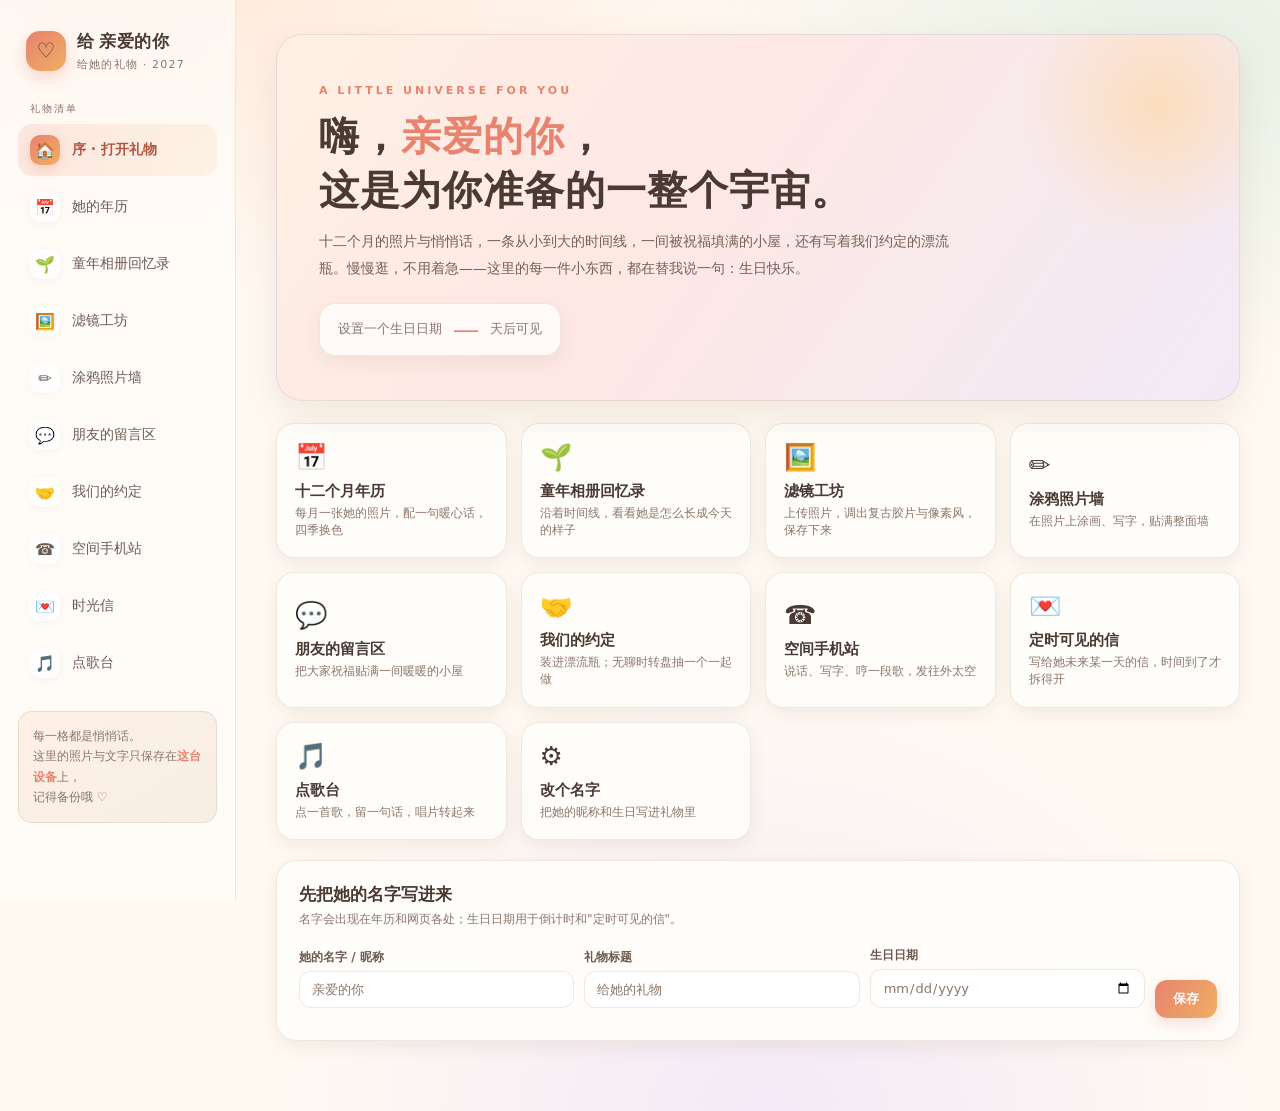
<file: index.html>
<!DOCTYPE html>
<html lang="zh-CN">
<head>
<meta charset="UTF-8">
<meta name="viewport" content="width=device-width, initial-scale=1.0">
<title>给她的礼物</title>
<link rel="icon" type="image/svg+xml" href="assets/favicon.svg">
<meta name="description" content="给她的礼物：一个装着照片、回忆、祝福和约定的小宇宙。">
<link rel="stylesheet" href="assets/style.css">
</head>
<body>
<div class="stardust" id="stardust"></div>
<div class="app">
  <aside class="sidebar">
    <div class="brand"><div class="logo">♡</div><div><b>给 <span data-bind="name">亲爱的你</span></b><small>给她的礼物 · 2027</small></div></div>
    <div class="nav-label">礼物清单</div>
    <nav class="nav">
      <button class="active" data-go="home"><span class="ico">🏠</span>序 · 打开礼物</button>
      <button data-go="calendar"><span class="ico">📅</span>她的年历</button>
      <button data-go="childhood"><span class="ico">🌱</span>童年相册回忆录</button>
      <button data-go="filter"><span class="ico">🖼️</span>滤镜工坊</button>
      <button data-go="doodle"><span class="ico">✏️</span>涂鸦照片墙</button>
      <button data-go="blessings"><span class="ico">💬</span>朋友的留言区</button>
      <button data-go="promise"><span class="ico">🤝</span>我们的约定</button>
      <button data-go="booth"><span class="ico">☎️</span>空间手机站</button>
      <button data-go="letters"><span class="ico">💌</span>时光信</button>
      <button data-go="music"><span class="ico">🎵</span>点歌台</button>
    </nav>
    <div class="side-foot">每一格都是悄悄话。<br>这里的照片与文字只保存在<b>这台设备</b>上，<br>记得备份哦 ♡</div>
  </aside>

  <main class="main">

    <!-- ============ 首页 ============ -->
    <section class="section active" id="sec-home">
      <div class="hero">
        <span class="tag">A LITTLE UNIVERSE FOR YOU</span>
        <h1>嗨，<em data-bind="name">亲爱的你</em>，<br>这是为你准备的一整个宇宙。</h1>
        <p>十二个月的照片与悄悄话，一条从小到大的时间线，一间被祝福填满的小屋，还有写着我们约定的漂流瓶。慢慢逛，不用着急——这里的每一件小东西，都在替我说一句：生日快乐。</p>
        <div class="countdown" id="countdown-box">设置一个生日日期<br><b>—</b> 天后可见</div>
      </div>

      <div class="quick-grid">
        <button class="quick" data-go="calendar"><span class="qi">📅</span><b>十二个月年历</b><small>每月一张她的照片，配一句暖心话，四季换色</small></button>
        <button class="quick" data-go="childhood"><span class="qi">🌱</span><b>童年相册回忆录</b><small>沿着时间线，看看她是怎么长成今天的样子</small></button>
        <button class="quick" data-go="filter"><span class="qi">🖼️</span><b>滤镜工坊</b><small>上传照片，调出复古胶片与像素风，保存下来</small></button>
        <button class="quick" data-go="doodle"><span class="qi">✏️</span><b>涂鸦照片墙</b><small>在照片上涂画、写字，贴满整面墙</small></button>
        <button class="quick" data-go="blessings"><span class="qi">💬</span><b>朋友的留言区</b><small>把大家祝福贴满一间暖暖的小屋</small></button>
        <button class="quick" data-go="promise"><span class="qi">🤝</span><b>我们的约定</b><small>装进漂流瓶；无聊时转盘抽一个一起做</small></button>
        <button class="quick" data-go="booth"><span class="qi">☎️</span><b>空间手机站</b><small>说话、写字、哼一段歌，发往外太空</small></button>
        <button class="quick" data-go="letters"><span class="qi">💌</span><b>定时可见的信</b><small>写给她未来某一天的信，时间到了才拆得开</small></button>
        <button class="quick" data-go="music"><span class="qi">🎵</span><b>点歌台</b><small>点一首歌，留一句话，唱片转起来</small></button>
        <button class="quick" data-go="home"><span class="qi">⚙️</span><b>改个名字</b><small>把她的昵称和生日写进礼物里</small></button>
      </div>

      <div class="card" style="margin-top:20px">
        <h3>先把她的名字写进来</h3>
        <p class="sub">名字会出现在年历和网页各处；生日日期用于倒计时和"定时可见的信"。</p>
        <div class="setting-line">
          <div><label class="field"><span>她的名字 / 昵称</span><input type="text" id="cfg-name" placeholder="例如：小满"></label></div>
          <div><label class="field"><span>礼物标题</span><input type="text" id="cfg-title" placeholder="给她的礼物"></label></div>
          <div><label class="field"><span>生日日期</span><input type="date" id="cfg-birthday"></label></div>
          <button class="btn" id="cfg-save">保存</button>
        </div>
      </div>
    </section>

    <!-- ============ 年历 ============ -->
    <section class="section" id="sec-calendar">
      <div class="sec-head"><div class="eyebrow">01 · CALENDAR</div><h2>十二个月，十二张她的照片</h2><p>每个月一张：照片、当季的暖心话、会随季节换色的卡片。点击照片就能替换成她的照片，还能修改说的话。</p></div>
      <div class="card cal-entry">
        <div>
          <h3>一本可以打印的年历</h3>
          <p class="sub">在年历页面里，逐月上传照片、编辑语录、切换年份（默认 2027）。点"打印 / 存为 PDF"，每个月会单独占一页，印出来就是一本实体年历。</p>
          <div class="row"><a class="btn" href="calendar.html" target="_blank">打开年历 →</a><span class="hint">新标签页打开，方便对照着上传</span></div>
        </div>
        <div class="cal-preview" id="calPreview"></div>
      </div>
    </section>

    <!-- ============ 童年相册回忆录 ============ -->
    <section class="section" id="sec-childhood">
      <div class="sec-head"><div class="eyebrow">02 · GROWING UP</div><h2>童年相册回忆录</h2><p>从几岁那年到现在，一张照片配一段小故事。让她沿着时间线，重新看一遍自己长大的样子。</p></div>
      <div class="row" style="margin-bottom:14px">
        <button class="btn" id="memPlay">▶ 播放成长动画</button>
        <span class="hint">把回忆变成一段会自动翻页的小电影，开场和结尾也一起放给她看。</span>
      </div>
      <div class="grid2">
        <div class="card">
          <h3>添加一段回忆</h3><p class="sub">按时间从前往后添加，故事会按顺序排好。</p>
          <label class="field"><span>几岁 / 哪一年</span><input type="text" id="memAge" placeholder="例如：7 岁 · 2013 年"></label>
          <label class="field"><span>这一页的标题</span><input type="text" id="memTitle" placeholder="例如：第一次骑自行车"></label>
          <label class="field"><span>当时的故事</span><textarea id="memText" rows="4" placeholder="那天发生了什么？记得什么味道、什么声音？"></textarea></label>
          <label class="field"><span>照片（选填）</span><input type="file" id="memFile" accept="image/*"></label>
          <div class="row"><button class="btn" id="memAdd">收进回忆录 🌱</button><button class="btn ghost sm" id="memReset">重新添加</button></div>
        </div>
        <div class="card">
          <h3>成长时间线</h3><p class="sub" id="memCount">还没有回忆，先写一段吧。</p>
          <div class="timeline" id="memTimeline"></div>
        </div>
      </div>
    </section>

    <!-- ============ 滤镜工坊 ============ -->
    <section class="section" id="sec-filter">
      <div class="sec-head"><div class="eyebrow">03 · FILTER LAB</div><h2>滤镜工坊</h2><p>单张照片调滤镜和像素风；或者把好几张照片拼成一张拼贴图。做完可以下载，也可以送进涂鸦墙继续加字。</p></div>
      <div class="mode-tabs" id="filterTabs" style="max-width:340px;margin-bottom:14px">
        <button class="active" data-ftab="single">🖼️ 单张滤镜</button>
        <button data-ftab="collage">🧩 多图拼贴</button>
        <button data-ftab="deco">🎀 贴纸装扮</button>
      </div>
      <div id="singlePanel">
      <div class="filter-layout">
        <div class="card">
          <div class="drop" id="filterDrop">
            <canvas id="filterCanvas" style="display:none"></canvas>
            <div class="ph" id="filterPh"><b>📷</b>点这里上传照片<br>或把照片拖进来</div>
          </div>
          <input type="file" id="filterFile" accept="image/*" hidden>
          <div class="row" style="margin-top:14px">
            <button class="btn sm" id="filterDownload">下载这张</button>
            <button class="btn ghost sm" id="filterToWall">送去涂鸦墙</button>
            <button class="btn ghost sm" id="filterClear">换一张</button>
            <span class="spacer"></span><span class="hint" id="filterInfo"></span>
          </div>
        </div>
        <div class="card">
          <h3>挑一种味道</h3><p class="sub">滤镜强度与像素颗粒都可以滑动调节。</p>
          <div class="presets" id="presets"></div>
          <div class="slider"><label><span>滤镜强度</span><span id="intensityVal">100%</span></label><input type="range" id="filterIntensity" min="0" max="100" value="100"></div>
          <div class="slider"><label><span>复古像素颗粒</span><span id="pixelVal">关闭</span></label><input type="range" id="pixelSize" min="0" max="24" value="0"></div>
          <div class="hint">像素越大，颗粒感越重。调到 0 就是清晰原图。</div>
        </div>
      </div>
      </div>

      <div id="collagePanel" style="display:none">
        <div class="filter-layout">
          <div class="card">
            <div class="drop" id="collageDrop" style="min-height:210px">
              <div class="ph" id="collagePh"><b>🧩</b>点这里选多张照片<br>或把照片拖进来</div>
            </div>
            <canvas id="collageCanvas" width="1000" height="1000" style="display:none;width:100%;border-radius:12px;margin-top:12px"></canvas>
            <input type="file" id="collageFile" accept="image/*" multiple hidden>
            <div class="row" style="margin-top:14px">
              <button class="btn sm" id="collageDownload">下载拼图</button>
              <button class="btn ghost sm" id="collageToWall">送去涂鸦墙</button>
              <button class="btn ghost sm" id="collageClear">清空</button>
              <span class="spacer"></span><span class="hint" id="collageInfo"></span>
            </div>
          </div>
          <div class="card">
            <h3>拼贴设置</h3><p class="sub" id="collageCount">还没有照片，先选几张吧。</p>
            <label class="field"><span>排版</span><select id="collageLayout">
              <option value="grid">2 × 2 方格</option><option value="side">一大两小</option>
              <option value="top">两上一下</option><option value="strip">三格竖排</option>
              <option value="hero">一上三下</option><option value="four">四格横排</option>
            </select></label>
            <label class="field"><span>统一滤镜</span><select id="collageFilter">
              <option value="warm">暖阳</option><option value="film">胶片</option><option value="retro">复古</option>
              <option value="cream">奶油</option><option value="rose">粉调</option><option value="dusk">暮色</option>
              <option value="mono">黑白</option><option value="origin">原图</option>
            </select></label>
            <div class="slider"><label><span>滤镜强度</span><span id="collageIntVal">80%</span></label><input type="range" id="collageInt" min="0" max="100" value="80"></div>
            <div class="slider"><label><span>照片间距</span><span id="collageGapVal">14 px</span></label><input type="range" id="collageGap" min="0" max="40" value="14"></div>
            <label class="field"><span>底色</span><select id="collageBg">
              <option value="#FFF9F2">奶油白</option><option value="#FFFFFF">纯白</option>
              <option value="#FBE7DE">浅珊瑚</option><option value="#E9EFF0">雾蓝</option><option value="#3C3A4F">深夜蓝</option>
            </select></label>
            <label class="field"><span>底部标题（选填）</span><input type="text" id="collageTitle" placeholder="例如：我们的夏天"></label>
            <div class="hint">照片会自动裁剪填满每一格；不够的格子会循环使用已选照片。</div>
          </div>
        </div>
      </div>

      <div id="decoPanel" style="display:none">
        <div class="filter-layout">
          <div class="card">
            <div class="drop" id="decoDrop" style="min-height:180px">
              <div class="ph" id="decoPh"><b>🎀</b>上传一张照片，开始贴贴纸<br>或把照片拖进来</div>
            </div>
            <input type="file" id="decoFile" accept="image/*" hidden>
            <canvas id="decoCanvas" width="900" height="900" style="display:none;width:100%;border-radius:12px;margin-top:12px;touch-action:none"></canvas>
            <div class="row" style="margin-top:14px">
              <button class="btn sm" id="decoDownload">下载作品</button>
              <button class="btn ghost sm" id="decoToWall">送去涂鸦墙</button>
              <button class="btn ghost sm" id="decoClearStickers">清空贴纸</button>
              <button class="btn ghost sm" id="decoReset">换照片</button>
            </div>
            <div class="hint" style="margin-top:8px">点下面的贴纸放上去，直接在照片里拖动；选中后可以调大小、旋转和颜色。</div>
          </div>
          <div class="card">
            <h3>挑贴纸</h3><p class="sub" id="decoTip">像玩穿搭小游戏一样，给她贴点可爱的东西。</p>
            <div class="mode-tabs" id="decoCats" style="margin-bottom:10px">
              <button class="active" data-cat="emoji">Emoji</button>
              <button data-cat="shape">圈圈</button>
              <button data-cat="retro">复古</button>
              <button data-cat="dress">装扮</button>
              <button data-cat="text">文字</button>
            </div>
            <div class="sticker-grid" id="stickerGrid"></div>
            <div class="deco-controls">
              <label class="field"><span>选中贴纸 · 大小 <b id="decoSizeVal">120</b></span><input type="range" id="decoSize" min="30" max="300" value="120"></label>
              <label class="field"><span>旋转 <b id="decoRotVal">0</b>°</span><input type="range" id="decoRot" min="-180" max="180" value="0"></label>
              <label class="field"><span>颜色（圈圈 / 文字）</span><input type="color" id="decoColor" value="#E8836F"></label>
              <div class="row"><button class="btn ghost sm" id="decoDup">复制</button><button class="btn ghost sm" id="decoDel">删除选中</button><button class="btn ghost sm" id="decoFront">置顶</button></div>
            </div>
            <div class="deco-bg">
              <label><input type="checkbox" id="decoFilm"> 胶片边框</label>
              <label><input type="checkbox" id="decoGrid"> 网格线</label>
              <label><input type="checkbox" id="decoDate"> 日期戳</label>
              <label><input type="checkbox" id="decoTape"> 胶带角</label>
            </div>
            <label class="field"><span>照片滤镜</span><select id="decoFilter">
              <option value="warm">暖阳</option><option value="film">胶片</option><option value="retro">复古</option>
              <option value="cream">奶油</option><option value="rose">粉调</option><option value="dusk">暮色</option>
              <option value="mono">黑白</option><option value="origin">原图</option>
            </select></label>
            <div class="slider"><label><span>滤镜强度</span><span id="decoIntVal">70%</span></label><input type="range" id="decoInt" min="0" max="100" value="70"></div>
          </div>
        </div>
      </div>
    </section>

    <!-- ============ 涂鸦照片墙 ============ -->
    <section class="section" id="sec-doodle">
      <div class="sec-head"><div class="eyebrow">04 · DOODLE WALL</div><h2>涂鸦照片墙</h2><p>上传照片，在上面画画、加文字：箭头、爱心、歪歪扭扭的一句话。文字可以直接拖动位置，画完贴到墙上。</p></div>
      <div class="row" style="margin-bottom:14px">
        <label class="btn" for="wallFile">＋ 上传照片来涂鸦</label><input type="file" id="wallFile" accept="image/*" hidden>
        <span class="hint">点击墙上的照片可以放大查看</span>
      </div>
      <div class="wall"><div class="wall-grid" id="wallGrid"></div></div>
    </section>

    <!-- ============ 朋友的留言区 ============ -->
    <section class="section" id="sec-blessings">
      <div class="sec-head"><div class="eyebrow">05 · BLESSING ROOM</div><h2>朋友的留言区</h2><p>一句话也行，一小段话也行。把大家的祝福贴满这间小屋，让她一进来就被暖到。</p></div>
      <div class="bless-layout">
        <div class="card">
          <h3>留一句祝福</h3><p class="sub">挑一种颜色，把想说的话贴在墙上。</p>
          <label class="field"><span>你是谁</span><input type="text" id="blesFrom" placeholder="例如：你的同桌 / 老张"></label>
          <label class="field"><span>想说的话</span><textarea id="blesText" rows="6" placeholder="祝你生日快乐，愿你…"></textarea></label>
          <label class="field"><span>便签颜色</span><select id="blesMood">
            <option value="coral">暖暖的珊瑚</option><option value="amber">阳光的橘黄</option>
            <option value="sage">清新的草绿</option><option value="blue">安静的蓝</option><option value="lav">梦幻的紫</option>
          </select></label>
          <button class="btn" id="blesAdd">贴到小屋 💬</button>
        </div>
        <div class="card">
          <h3>祝福小屋 <span id="blesCount" style="font-size:12px;color:var(--muted);font-family:var(--sans)"></span></h3>
          <p class="sub">每一张便签都是一个人认真写下的话。</p>
          <div class="bless-wall" id="blesWall"></div>
        </div>
      </div>
    </section>

    <!-- ============ 我们的约定 ============ -->
    <section class="section" id="sec-promise">
      <div class="sec-head"><div class="eyebrow">06 · OUR PROMISES</div><h2>我们的约定</h2><p>想一起去完成的事，装进漂流瓶。无聊的时候，转个转盘或抽支签，让命运挑一件今天就去做的挑战。</p></div>
      <div class="promise-top">
        <div class="card wheel-card">
          <h3>今天做点什么？</h3><p class="sub" id="wheelHint">先装几个漂流瓶，再来转转盘。</p>
          <div class="wheel-wrap">
            <div class="wheel-pointer"></div>
            <div class="wheel" id="wheel"></div>
            <div class="wheel-center" id="wheelCenter">GO</div>
          </div>
          <div class="row" style="justify-content:center;margin-top:14px">
            <button class="btn" id="spinBtn">转动转盘 🎡</button>
            <button class="btn ghost" id="drawBtn">抽一支签 🎋</button>
          </div>
          <div class="draw-result" id="drawResult">转一下，看看今天该做什么 ✨</div>
        </div>
        <div class="card">
          <h3>写一个新的约定</h3><p class="sub">写得具体一点，将来才更容易实现。</p>
          <label class="field"><span>想一起做的事</span><input type="text" id="promTitle" placeholder="例如：一起去看海"></label>
          <label class="field"><span>小备注（选填）</span><textarea id="promNote" rows="4" placeholder="什么时候、在哪里、要带什么…"></textarea></label>
          <button class="btn" id="promAdd">装进漂流瓶 🍾</button>
        </div>
      </div>
      <div class="card" style="margin-top:18px">
        <h3>漂流瓶 · 我们的 to do</h3><p class="sub">做到了就点"完成"，瓶子会被盖上一个印章。</p>
        <div class="bottle-grid" id="bottleGrid"></div>
      </div>
    </section>

    <!-- ============ 手机站 ============ -->
    <section class="section" id="sec-booth">
      <div class="sec-head"><div class="eyebrow">07 · SPACE PHONE</div><h2>空间手机站</h2><p>说话、写字，或者哼一段歌——它们都会变成从外太空发来的消息，留在这里。</p></div>
      <div class="booth">
        <div class="phone">
          <div class="notch"></div>
          <div class="screen">
            <h4>✦ DEEP SPACE LINE</h4>
            <div class="orb" id="boothOrb"></div>
            <div class="tiny" id="boothStatus">信号已连接<br>等待你的消息…</div>
          </div>
        </div>
        <div class="card">
          <h3>今天想用哪种方式？</h3><p class="sub">录音会保存在这台设备的浏览器里，点一下就能播放。</p>
          <div class="mode-tabs">
            <button class="active" data-mode="speak">🎙 说话</button>
            <button data-mode="hum">🎵 哼歌</button>
            <button data-mode="write">✍️ 写字</button>
          </div>
          <div id="modePanel"></div>
          <div class="hint" style="margin-top:14px">收到的消息 ↓</div>
          <div class="msg-list" id="msgList"></div>
        </div>
      </div>
    </section>

    <!-- ============ 时光信 ============ -->
    <section class="section" id="sec-letters">
      <div class="sec-head"><div class="eyebrow">08 · TIME LETTERS</div><h2>只有那天才看得见的信</h2><p>写一封信，选一个时间。在那之前，它只是一只封好的信封；时间一到，才会自动拆开。</p></div>
      <div class="grid2">
        <div class="card">
          <h3>写一封未来的信</h3><p class="sub">小提示：时间以这台设备的系统时钟为准。</p>
          <label class="field"><span>信封标题</span><input type="text" id="letterTitle" placeholder="例如：二十岁那天的你"></label>
          <label class="field"><span>想说的话</span><textarea id="letterBody" rows="6" placeholder="亲爱的你…"></textarea></label>
          <label class="field"><span>什么时候才能看见</span><input type="datetime-local" id="letterTime"></label>
          <button class="btn" id="letterAdd">封好这封信 💌</button>
        </div>
        <div class="card"><h3>信箱</h3><p class="sub">等待开封的信会显示倒计时。</p><div id="letterList" style="display:flex;flex-direction:column;gap:12px"></div></div>
      </div>
    </section>

    <!-- ============ 点歌台 ============ -->
    <section class="section" id="sec-music">
      <div class="sec-head"><div class="eyebrow">09 · MUSIC BOX</div><h2>点歌台</h2><p>选一首歌，写一句想说的话。点播放，就用一段小旋律替你把歌唱出来。</p></div>
      <div class="grid2">
        <div class="card">
          <h3>点一首歌</h3><p class="sub">内置几段可直接播放的小旋律；也可以填任意歌名，配上一段专属旋律。</p>
          <label class="field"><span>选一首内置旋律</span><select id="songSelect"></select></label>
          <label class="field"><span>或者自己写歌名（选填，会覆盖上面的名字）</span><input type="text" id="songName" placeholder="例如：我们那天的歌"></label>
          <label class="field"><span>点歌的话</span><input type="text" id="dedicate" placeholder="例如：希望你今天开心一整天"></label>
          <button class="btn" id="requestBtn">加入歌单 ♪</button>
        </div>
        <div class="card">
          <h3>今日歌单</h3><p class="sub" id="nowPlaying">还没有播放中的歌</p>
          <div class="song-list" id="playlist"></div>
        </div>
      </div>
    </section>

  </main>
</div>

<!-- 涂鸦编辑器 -->
<div class="editor" id="editor">
  <div class="editor-inner">
    <h3 style="font-family:var(--serif);margin:0 0 4px">在上面乱画吧 ✏️</h3>
    <p class="sub" style="font-size:12px;color:var(--muted);margin:0">用鼠标或手指画；也可以加文字，加好后直接拖动改位置。</p>
    <div class="tools" id="swatches">
      <span class="swatch active" data-color="#E8836F" style="background:#E8836F"></span>
      <span class="swatch" data-color="#EFAE63" style="background:#EFAE63"></span>
      <span class="swatch" data-color="#8FB89A" style="background:#8FB89A"></span>
      <span class="swatch" data-color="#7E96BC" style="background:#7E96BC"></span>
      <span class="swatch" data-color="#BBA8D6" style="background:#BBA8D6"></span>
      <span class="swatch" data-color="#4A3A33" style="background:#4A3A33"></span>
      <span class="swatch" data-color="#FFFFFF" style="background:#fff"></span>
      <span style="width:14px"></span>
      <span class="hint">笔刷</span><input type="range" id="brushSize" min="2" max="40" value="10" style="width:100px">
      <span class="spacer"></span>
      <button class="btn ghost sm" id="undoBtn">↶ 撤销</button>
      <button class="btn ghost sm" id="clearDoodle">清空</button>
      <button class="btn ghost sm" id="closeEditor">取消</button>
      <button class="btn sm" id="saveDoodle">贴到墙上</button>
    </div>
    <div class="tools text-tools">
      <span class="hint">加文字</span>
      <input type="text" id="textInput" placeholder="例如：我们那一天" style="max-width:210px">
      <span class="hint">字号</span><input type="range" id="textSize" min="22" max="90" value="46" style="width:90px">
      <button class="btn ghost sm" id="addText">＋ 加上文字</button>
      <button class="btn ghost sm" id="delText">删除选中文字</button>
      <span class="hint">文字用上面选的颜色；点一下文字可以选中，拖动可以换位置</span>
    </div>
    <canvas id="doodleCanvas" width="900" height="700"></canvas>
    <label class="field" style="margin-top:12px"><span>照片下方写点什么（选填）</span><input type="text" id="doodleCaption" placeholder="例如：那天的我们"></label>
  </div>
</div>

<!-- 成长幻灯片 -->
<div class="story" id="story">
  <button class="story-close" id="storyClose" title="关闭">×</button>
  <div class="story-stage" id="storyStage"></div>
  <div class="story-track"><div class="story-progress" id="storyProgress"></div></div>
  <div class="story-controls">
    <button id="storyPrev">← 上一页</button>
    <button id="storyPause">⏸ 暂停</button>
    <button id="storyNext">下一页 →</button>
    <span id="storyCount"></span>
  </div>
</div>

<div class="modal" id="modal"><div class="modal-inner"><img id="modalImg" alt="放大查看"></div></div>
<div class="toast" id="toast"></div>
<button class="to-top" id="toTop" title="回到顶部">↑</button>

<script src="assets/core.js"></script>
<script src="assets/features.js"></script>
</body>
</html>
</file>
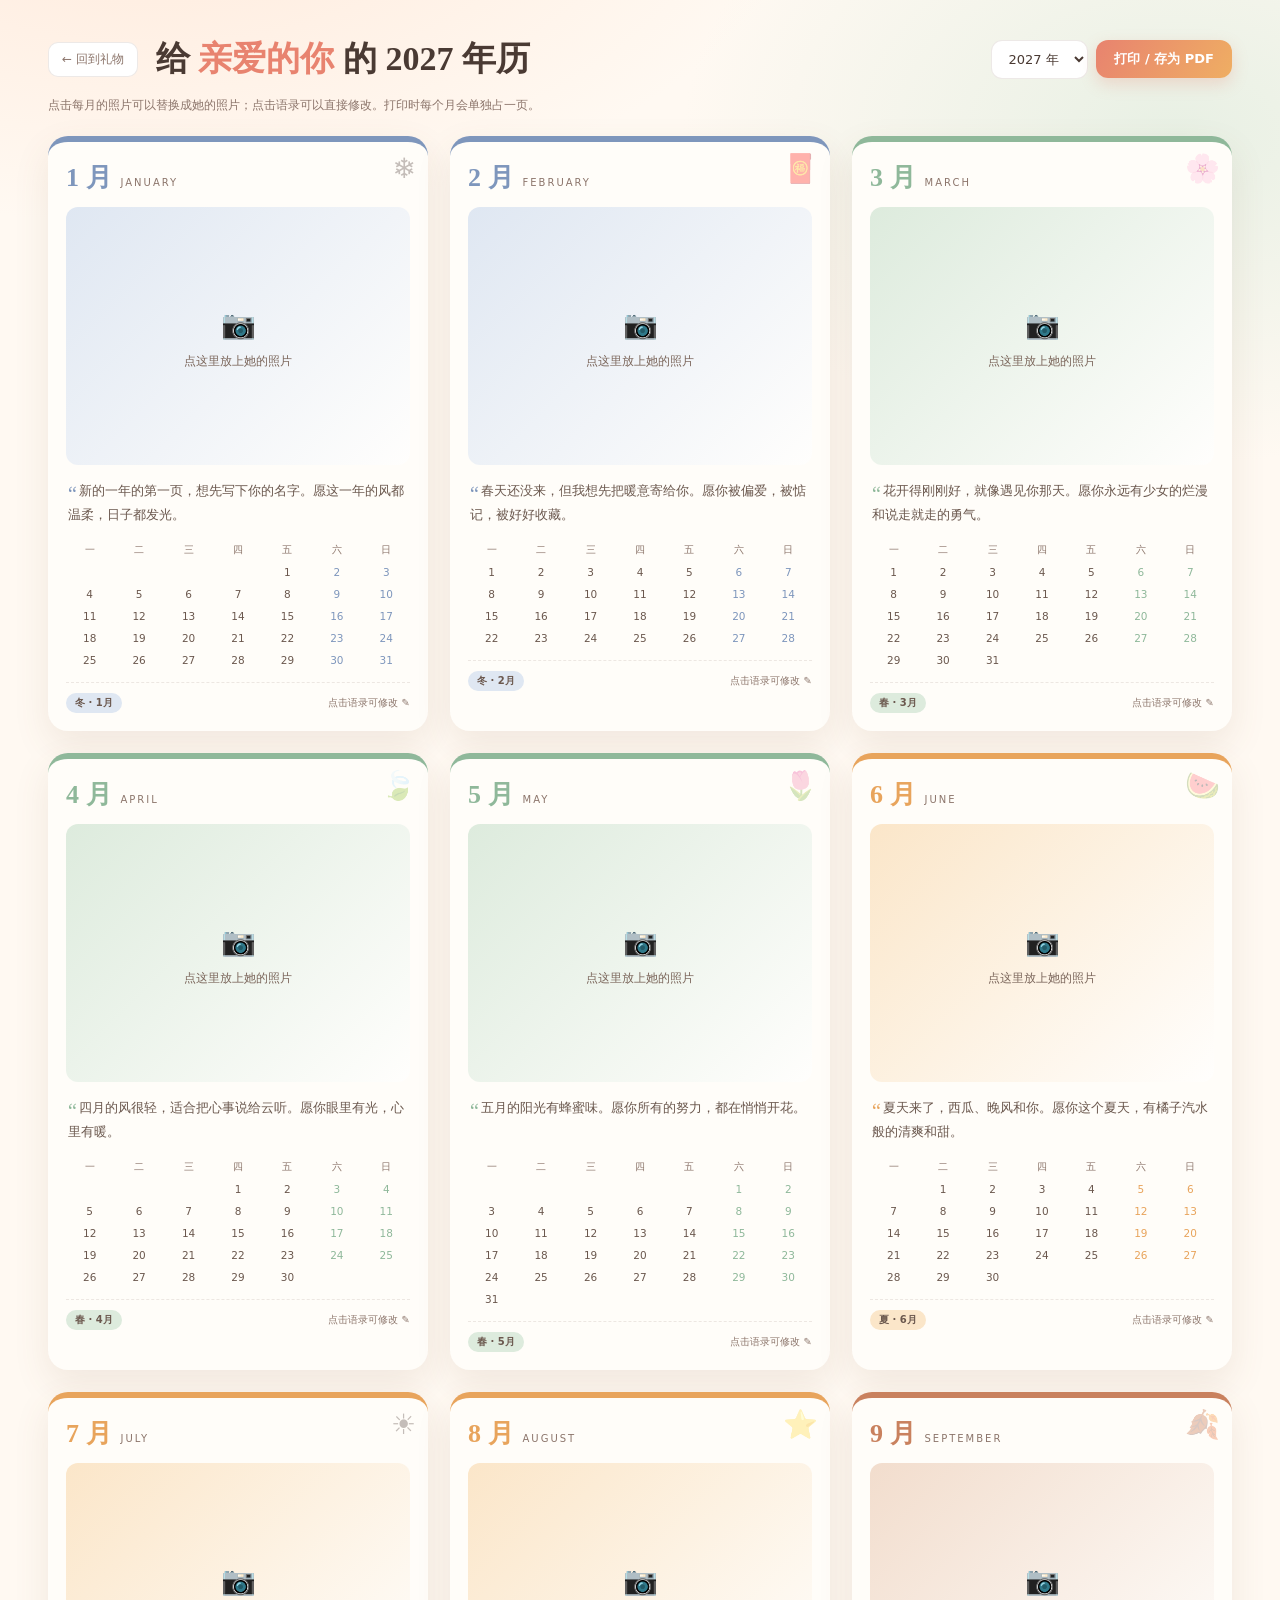
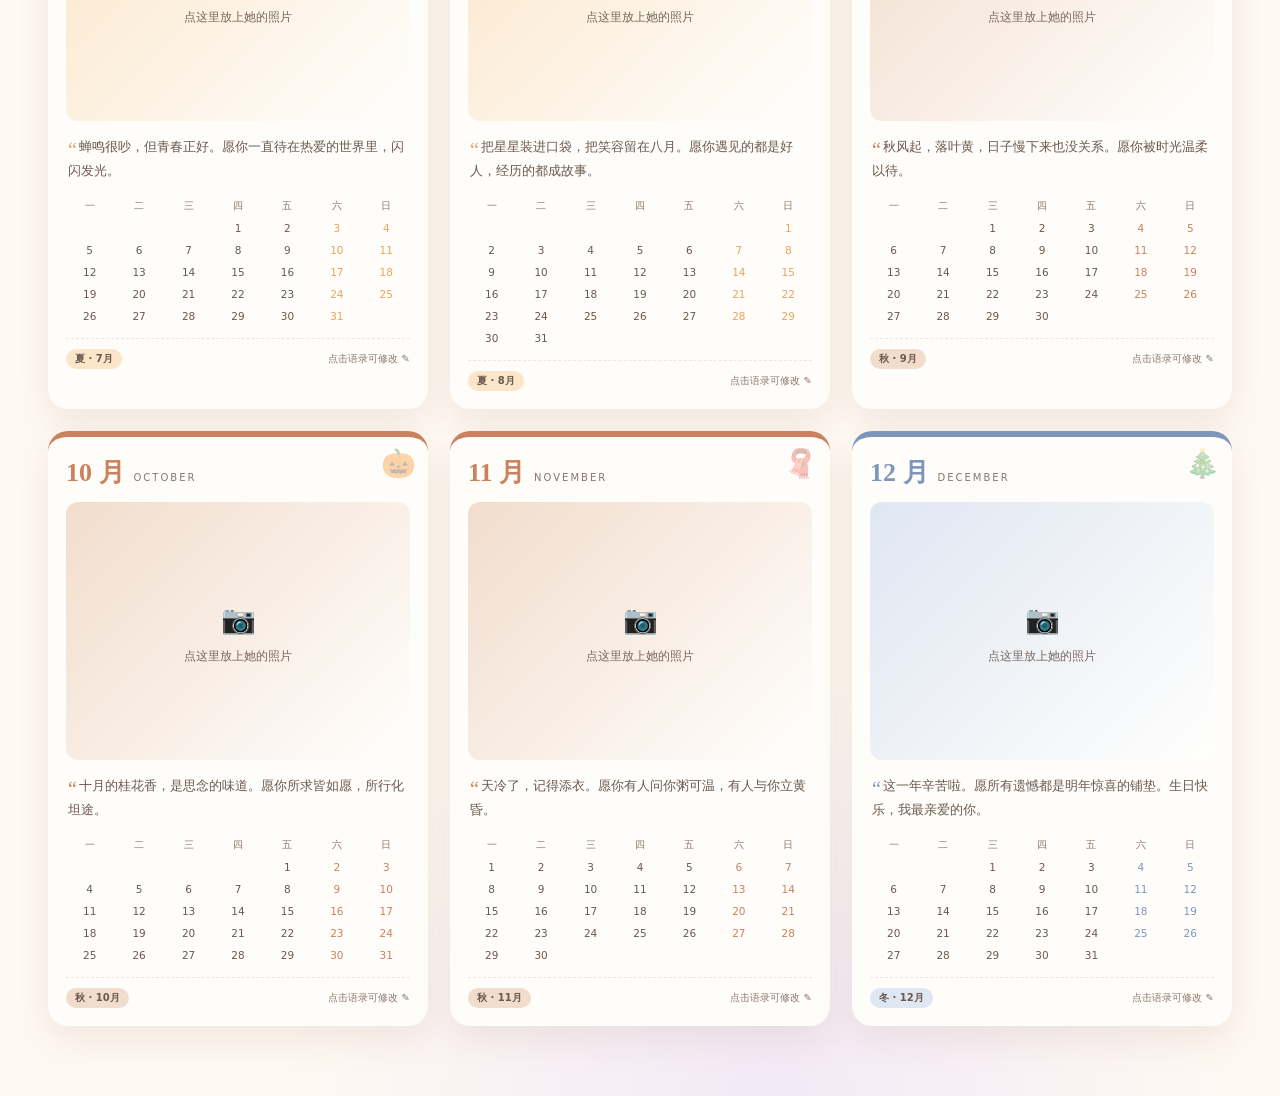
<file: calendar.html>
<!DOCTYPE html>
<html lang="zh-CN">
<head>
<meta charset="UTF-8">
<meta name="viewport" content="width=device-width, initial-scale=1.0">
<title>她的年历 · 给她的礼物</title>
<link rel="icon" type="image/svg+xml" href="assets/favicon.svg">
<link rel="stylesheet" href="assets/style.css">
</head>
<body>
<div class="stardust" id="stardust"></div>
<div class="cal-wrap">
  <div class="cal-top">
    <a class="back" href="index.html">← 回到礼物</a>
    <h1>给 <em id="calName">亲爱的你</em> 的 <span id="calYearTitle">2027</span> 年历</h1>
    <div class="ctl">
      <select id="yearSelect" title="选择年份"></select>
      <button class="btn" id="printBtn">打印 / 存为 PDF</button>
    </div>
  </div>
  <p class="hint" style="margin:-12px 0 22px">点击每月的照片可以替换成她的照片；点击语录可以直接修改。打印时每个月会单独占一页。</p>
  <div class="month-grid" id="monthGrid"></div>
</div>
<button class="to-top" id="toTop" title="回到顶部">↑</button>
<script src="assets/core.js"></script>
<script src="assets/calendar.js"></script>
</body>
</html>
</file>
<file: assets/style.css>
/* ============ 温暖生日礼物 · 设计系统 ============ */
:root{
  --cream:#FFF9F2; --paper:#FFFCF8; --ink:#4A3A33; --muted:#8C756B;
  --coral:#E8836F; --coral-2:#F6B9AA; --amber:#EFAE63; --gold:#E8C37A;
  --sage:#9DBA9A; --blue:#8FA9C4; --lav:#BBA8D6; --rose:#E9A6B4;
  --line:rgba(120,88,68,.13); --shadow:0 14px 36px rgba(126,88,64,.11);
  --shadow-sm:0 6px 18px rgba(126,88,64,.09); --r:20px; --r-sm:12px;
  --season:var(--coral); --season-soft:var(--coral-2);
  --serif:"Songti SC","Noto Serif SC","STSong",Georgia,serif;
  --sans:"PingFang SC","Microsoft YaHei",system-ui,-apple-system,sans-serif;
}
*{box-sizing:border-box}
html{scroll-behavior:smooth}
body{
  margin:0; font-family:var(--sans); color:var(--ink);
  background:
    radial-gradient(1100px 600px at 12% -5%, #FFE9DA 0%, transparent 60%),
    radial-gradient(900px 600px at 92% 5%, #E8F0E4 0%, transparent 55%),
    radial-gradient(800px 700px at 60% 100%, #F3E9F7 0%, transparent 60%),
    var(--cream);
  min-height:100vh; -webkit-font-smoothing:antialiased;
}
button,input,textarea,select{font-family:inherit;color:inherit}
button{cursor:pointer}
a{color:inherit}
::selection{background:var(--coral-2);color:#4A3A33}

/* 背景星尘 */
.stardust{position:fixed;inset:0;pointer-events:none;z-index:0;overflow:hidden}
.stardust i{position:absolute;width:4px;height:4px;border-radius:50%;background:rgba(232,131,111,.35);
  animation:float-up linear infinite;display:block}
@keyframes float-up{0%{transform:translateY(110vh) scale(.6);opacity:0}15%{opacity:.8}85%{opacity:.6}100%{transform:translateY(-10vh) scale(1.2);opacity:0}}

.app{position:relative;z-index:1;display:flex;min-height:100vh;max-width:1500px;margin:auto}

/* 侧边导航 */
.sidebar{width:236px;flex:none;padding:26px 18px;position:sticky;top:0;height:100vh;overflow-y:auto;
  background:rgba(255,252,248,.72);backdrop-filter:blur(14px);border-right:1px solid var(--line)}
.brand{display:flex;align-items:center;gap:11px;padding:4px 8px 20px}
.brand .logo{width:40px;height:40px;border-radius:14px;display:grid;place-items:center;font-size:21px;
  background:linear-gradient(140deg,var(--coral),var(--amber));box-shadow:0 6px 16px rgba(232,131,111,.32)}
.brand b{display:block;font-family:var(--serif);font-size:17px;letter-spacing:.5px}
.brand small{color:var(--muted);font-size:11px;letter-spacing:1.2px}
.nav-label{font-size:10px;letter-spacing:2px;color:var(--muted);padding:10px 12px 8px;text-transform:uppercase}
.nav{display:flex;flex-direction:column;gap:5px}
.nav button{display:flex;align-items:center;gap:12px;width:100%;border:0;background:transparent;border-radius:14px;
  padding:11px 12px;text-align:left;font-size:14px;color:#6D5B52;transition:.2s}
.nav button .ico{width:30px;height:30px;border-radius:10px;display:grid;place-items:center;font-size:16px;
  background:rgba(255,255,255,.8);box-shadow:0 2px 8px rgba(120,90,70,.06)}
.nav button:hover{background:rgba(255,255,255,.8);transform:translateX(2px)}
.nav button.active{background:linear-gradient(100deg,rgba(232,131,111,.16),rgba(239,174,99,.1));color:#B65442;font-weight:600}
.nav button.active .ico{background:linear-gradient(140deg,var(--coral),var(--amber));color:#fff;box-shadow:0 4px 12px rgba(232,131,111,.3)}
.side-foot{margin-top:22px;padding:14px;border-radius:14px;background:linear-gradient(150deg,#FFF0E6,#F6EFE4);
  border:1px solid var(--line);font-size:12px;color:var(--muted);line-height:1.7}
.side-foot b{color:var(--coral)}

/* 主内容 */
.main{flex:1;min-width:0;padding:34px 40px 70px}
.section{display:none;animation:fade .45s ease}
.section.active{display:block}
@keyframes fade{from{opacity:0;transform:translateY(10px)}to{opacity:1;transform:none}}
.sec-head{margin-bottom:24px}
.sec-head .eyebrow{font-size:11px;letter-spacing:3px;color:var(--coral);font-weight:700;text-transform:uppercase}
.sec-head h2{font-family:var(--serif);font-size:30px;margin:8px 0 6px;letter-spacing:1px}
.sec-head p{margin:0;color:var(--muted);font-size:13.5px;line-height:1.7}

.card{background:rgba(255,253,250,.92);border:1px solid var(--line);border-radius:var(--r);
  box-shadow:var(--shadow-sm);padding:22px}
.card h3{font-family:var(--serif);font-size:17px;margin:0 0 4px}
.card .sub{font-size:12px;color:var(--muted);margin:0 0 16px;line-height:1.6}
.grid2{display:grid;grid-template-columns:1fr 1fr;gap:18px}
.grid3{display:grid;grid-template-columns:repeat(3,1fr);gap:16px}
@media(max-width:1000px){.grid2,.grid3{grid-template-columns:1fr}}

/* 通用控件 */
.btn{border:0;border-radius:12px;padding:10px 18px;font-size:13px;font-weight:600;transition:.2s;
  background:linear-gradient(120deg,var(--coral),var(--amber));color:#fff;box-shadow:0 6px 16px rgba(232,131,111,.25)}
.btn:hover{transform:translateY(-2px);box-shadow:0 9px 20px rgba(232,131,111,.34)}
.btn.ghost{background:#fff;color:var(--ink);border:1px solid var(--line);box-shadow:none}
.btn.ghost:hover{border-color:var(--coral);color:var(--coral)}
.btn.sm{padding:7px 12px;font-size:12px;border-radius:10px}
.btn:disabled{opacity:.5;cursor:not-allowed;transform:none}
input[type=text],input[type=date],input[type=datetime-local],input[type=number],textarea,select{
  width:100%;border:1px solid var(--line);background:#fff;border-radius:11px;padding:10px 12px;font-size:13px;outline:none;transition:.2s}
input:focus,textarea:focus,select:focus{border-color:var(--coral);box-shadow:0 0 0 3px rgba(232,131,111,.12)}
textarea{resize:vertical;line-height:1.7}
label.field{display:block;font-size:12px;color:var(--muted);margin-bottom:10px}
label.field span{display:block;margin-bottom:5px;font-weight:600;color:#6D5B52}
.row{display:flex;gap:10px;align-items:center;flex-wrap:wrap}
.spacer{flex:1}
.hint{font-size:11.5px;color:var(--muted);line-height:1.6}
.empty{padding:34px 16px;text-align:center;color:var(--muted);font-size:13px;border:1px dashed var(--line);border-radius:14px;background:rgba(255,255,255,.5)}

/* 首页 */
.hero{position:relative;overflow:hidden;border-radius:26px;padding:44px 42px;margin-bottom:22px;
  background:linear-gradient(125deg,#FFF0E4 0%,#FDE8E4 42%,#F1EAF6 100%);border:1px solid var(--line);box-shadow:var(--shadow)}
.hero:after{content:"";position:absolute;right:-60px;top:-70px;width:280px;height:280px;border-radius:50%;
  background:radial-gradient(circle,#FFD9A8 0%,rgba(255,217,168,0) 70%);opacity:.7}
.hero h1{font-family:var(--serif);font-size:40px;line-height:1.35;margin:12px 0 10px;letter-spacing:1px}
.hero h1 em{font-style:normal;color:var(--coral);position:relative}
.hero h1 em:after{content:"";position:absolute;left:0;right:0;bottom:2px;height:8px;background:rgba(232,131,111,.18);border-radius:50%;z-index:-1}
.hero p{color:#775F54;font-size:14px;line-height:1.9;max-width:640px;margin:0 0 22px}
.hero .tag{display:inline-block;font-size:11px;letter-spacing:3px;color:var(--coral);font-weight:700}
.countdown{display:inline-flex;align-items:center;gap:12px;background:rgba(255,255,255,.75);border:1px solid var(--line);
  border-radius:16px;padding:12px 18px;box-shadow:var(--shadow-sm);font-size:13px;color:var(--muted)}
.countdown b{font-family:var(--serif);font-size:24px;color:var(--coral);display:block;line-height:1.1}
.quick-grid{display:grid;grid-template-columns:repeat(4,1fr);gap:14px}
@media(max-width:1100px){.quick-grid{grid-template-columns:repeat(2,1fr)}}
.quick{border:1px solid var(--line);background:rgba(255,253,250,.9);border-radius:18px;padding:18px;text-align:left;transition:.25s;box-shadow:var(--shadow-sm)}
.quick:hover{transform:translateY(-4px);box-shadow:var(--shadow);border-color:var(--coral-2)}
.quick .qi{font-size:26px;display:block;margin-bottom:10px}
.quick b{font-family:var(--serif);font-size:15px;display:block;margin-bottom:4px}
.quick small{color:var(--muted);font-size:11.5px;line-height:1.5}
.setting-line{display:flex;gap:10px;align-items:end;margin-top:18px;flex-wrap:wrap}
.setting-line>div{min-width:150px;flex:1}

/* 日历入口 */
.cal-entry{display:grid;grid-template-columns:1.1fr .9fr;gap:24px;align-items:center}
.cal-preview{display:grid;grid-template-columns:repeat(4,1fr);gap:8px}
.cal-mini{aspect-ratio:1;border-radius:10px;display:grid;place-items:center;font-family:var(--serif);font-size:12px;color:#fff;
  box-shadow:var(--shadow-sm);transition:.2s}
.cal-mini:hover{transform:translateY(-3px) rotate(-2deg)}

/* 滤镜工坊 */
.filter-layout{display:grid;grid-template-columns:1.15fr .85fr;gap:18px}
@media(max-width:1050px){.filter-layout{grid-template-columns:1fr}}
.drop{border:2px dashed var(--coral-2);border-radius:18px;min-height:300px;display:grid;place-items:center;
  background:rgba(255,246,240,.7);cursor:pointer;text-align:center;transition:.2s;overflow:hidden;position:relative}
.drop:hover{background:rgba(255,238,229,.9)}
.drop img{width:100%;height:100%;max-height:440px;object-fit:contain;display:block}
.drop .ph{font-size:13px;color:var(--muted);padding:20px;line-height:1.9}
.drop .ph b{display:block;font-size:34px;margin-bottom:6px}
.presets{display:grid;grid-template-columns:repeat(4,1fr);gap:8px;margin-bottom:16px}
.preset{border:1px solid var(--line);background:#fff;border-radius:11px;padding:9px 4px;font-size:11.5px;transition:.2s}
.preset:hover{border-color:var(--coral)}
.preset.active{background:linear-gradient(130deg,var(--coral),var(--amber));color:#fff;border-color:transparent}
.slider{margin-bottom:16px}
.slider label{display:flex;justify-content:space-between;font-size:12px;color:var(--muted);margin-bottom:6px}
input[type=range]{width:100%;accent-color:var(--coral)}

/* 手机站 */
.booth{display:grid;grid-template-columns:300px 1fr;gap:22px;align-items:start}
@media(max-width:900px){.booth{grid-template-columns:1fr}}
.phone{width:280px;max-width:100%;margin:auto;border-radius:34px;padding:16px;position:relative;
  background:linear-gradient(160deg,#3C3E68,#262846);box-shadow:0 22px 50px rgba(40,40,80,.35),inset 0 1px rgba(255,255,255,.12)}
.phone .notch{width:80px;height:16px;border-radius:0 0 12px 12px;background:#1B1C34;margin:-16px auto 12px}
.phone .screen{background:radial-gradient(circle at 50% 20%,#2D3160,#191B38);border-radius:22px;min-height:340px;padding:18px;color:#EDE7FF;position:relative;overflow:hidden}
.phone .screen h4{font-family:var(--serif);font-size:15px;margin:0 0 12px;color:#FFD9A8;letter-spacing:1px}
.phone .screen .orb{width:110px;height:110px;border-radius:50%;margin:20px auto;background:radial-gradient(circle,#FFD6A8,#E8836F 45%,rgba(232,131,111,0) 72%);
  animation:pulse 2.4s ease-in-out infinite}
@keyframes pulse{50%{transform:scale(1.12);opacity:.75}}
.phone .screen .tiny{font-size:11px;color:#B9B2D6;text-align:center;line-height:1.8}
.mode-tabs{display:flex;gap:8px;margin-bottom:14px}
.mode-tabs button{flex:1;border:1px solid var(--line);background:#fff;border-radius:11px;padding:9px;font-size:12.5px;transition:.2s}
.mode-tabs button.active{background:var(--ink);color:#fff;border-color:transparent}
.msg-list{display:flex;flex-direction:column;gap:10px;max-height:330px;overflow-y:auto;margin-top:14px}
.msg{background:rgba(255,255,255,.8);border:1px solid var(--line);border-radius:13px;padding:12px 14px;font-size:13px;line-height:1.7}
.msg .meta{font-size:10.5px;color:var(--muted);margin-bottom:4px;letter-spacing:.5px}
audio{width:100%;height:34px;margin-top:6px}
.rec-dot{display:inline-block;width:9px;height:9px;border-radius:50%;background:var(--coral);margin-right:6px;animation:blink 1s infinite}
@keyframes blink{50%{opacity:.2}}
.eq{display:flex;gap:3px;align-items:flex-end;height:26px;margin-top:10px}
.eq i{display:block;width:5px;background:linear-gradient(var(--coral),var(--amber));border-radius:3px;animation:eq .7s infinite alternate}
.eq i:nth-child(2n){animation-delay:.2s}.eq i:nth-child(3n){animation-delay:.4s}
@keyframes eq{from{height:5px}to{height:24px}}

/* 时光信 */
.letter{position:relative;border:1px solid var(--line);border-radius:16px;padding:18px;background:#FFFDF9;box-shadow:var(--shadow-sm);overflow:hidden}
.letter:before{content:"";position:absolute;left:0;top:0;bottom:0;width:4px;background:var(--season)}
.letter.locked{background:linear-gradient(135deg,#F3EDE6,#EBE4DA)}
.letter .lt{font-family:var(--serif);font-size:16px;margin-bottom:6px}
.letter .lb{color:#5F4E46;font-size:13px;line-height:1.9;white-space:pre-wrap}
.letter .lm{font-size:11px;color:var(--muted);margin-top:10px}
.lock-icon{font-size:30px;display:block;margin:6px 0 10px}
.count{font-family:var(--serif);color:var(--coral);font-size:15px}

/* 点歌台 */
.song-list{display:flex;flex-direction:column;gap:9px;margin-top:14px}
.song{display:flex;align-items:center;gap:12px;padding:11px 13px;border:1px solid var(--line);border-radius:13px;background:#fff}
.vinyl{width:40px;height:40px;border-radius:50%;flex:none;
  background:repeating-radial-gradient(circle,#2C2C34 0 3px,#3A3A44 3px 5px);position:relative;box-shadow:0 3px 10px rgba(0,0,0,.2)}
.vinyl:after{content:"";position:absolute;inset:15px;border-radius:50%;background:var(--coral)}
.song.playing .vinyl{animation:spin 2s linear infinite}
@keyframes spin{to{transform:rotate(360deg)}}
.song b{font-size:13.5px}.song small{display:block;color:var(--muted);font-size:11px;margin-top:2px}
.song .play{border:0;background:var(--coral);color:#fff;width:30px;height:30px;border-radius:50%;font-size:12px;flex:none}

/* 涂鸦墙 */
.wall{position:relative;min-height:420px;border-radius:18px;padding:20px;
  background:
    repeating-linear-gradient(0deg,rgba(160,120,90,.035) 0 2px,transparent 2px 26px),
    linear-gradient(140deg,#F3E7D6,#EEDFCC);
  border:1px solid var(--line);box-shadow:inset 0 2px 20px rgba(140,100,70,.08)}
.wall-grid{display:grid;grid-template-columns:repeat(auto-fill,minmax(190px,1fr));gap:18px}
.doodle-card{background:#FFFDF8;padding:9px 9px 26px;border-radius:3px;box-shadow:0 10px 22px rgba(100,70,50,.2);position:relative}
.doodle-card img{width:100%;display:block;border-radius:1px}
.doodle-card .dc-cap{position:absolute;bottom:5px;left:8px;right:8px;font-family:var(--serif);font-size:11px;text-align:center;color:#6D5B52}
.doodle-card .dc-del{position:absolute;right:-7px;top:-7px;width:21px;height:21px;border-radius:50%;border:0;background:var(--coral);color:#fff;font-size:12px;line-height:21px}
.editor{display:none;position:fixed;inset:0;background:rgba(30,24,22,.62);z-index:50;place-items:center;padding:20px;backdrop-filter:blur(4px)}
.editor.open{display:grid}
.editor-inner{background:#FFFDF9;border-radius:20px;padding:20px;width:min(720px,96vw);box-shadow:0 30px 70px rgba(0,0,0,.3)}
.tools{display:flex;gap:8px;align-items:center;flex-wrap:wrap;margin:14px 0}
.swatch{width:24px;height:24px;border-radius:50%;border:2px solid #fff;box-shadow:0 1px 5px rgba(0,0,0,.18);cursor:pointer}
.swatch.active{outline:2px solid var(--ink);outline-offset:2px}
#doodleCanvas{width:100%;max-height:52vh;background:#ddd;border-radius:8px;touch-action:none;display:block}

/* 弹窗 / 提示 */
.modal{display:none;position:fixed;inset:0;background:rgba(30,24,22,.7);z-index:60;place-items:center;padding:20px;backdrop-filter:blur(5px)}
.modal.open{display:grid}
.modal-inner{background:#fff;border-radius:18px;padding:14px;max-width:min(760px,94vw);box-shadow:0 30px 80px rgba(0,0,0,.35)}
.modal-inner img{max-width:100%;max-height:78vh;display:block;border-radius:10px}
.toast{position:fixed;left:50%;bottom:30px;transform:translate(-50%,20px);background:#3E322D;color:#fff;padding:11px 20px;
  border-radius:30px;font-size:13px;opacity:0;pointer-events:none;transition:.3s;z-index:80;box-shadow:var(--shadow)}
.toast.show{opacity:1;transform:translate(-50%,0)}

/* ============ 年历页面 ============ */
.cal-wrap{max-width:1240px;margin:auto;padding:36px 28px 70px;position:relative;z-index:1}
.cal-top{display:flex;align-items:center;gap:18px;flex-wrap:wrap;margin-bottom:26px}
.cal-top .back{text-decoration:none;font-size:12px;color:var(--muted);border:1px solid var(--line);background:#fff;padding:8px 13px;border-radius:10px}
.cal-top h1{font-family:var(--serif);font-size:34px;margin:0;flex:1;min-width:260px}
.cal-top h1 em{font-style:normal;color:var(--coral)}
.cal-top .ctl{display:flex;gap:8px;align-items:center}
.cal-top select{width:auto}
.month-grid{display:grid;grid-template-columns:repeat(3,1fr);gap:22px}
@media(max-width:980px){.month-grid{grid-template-columns:repeat(2,1fr)}}
@media(max-width:640px){.month-grid{grid-template-columns:1fr}}
.month-card{background:#FFFDF9;border-radius:20px;padding:18px;box-shadow:var(--shadow);border-top:6px solid var(--season);
  position:relative;overflow:hidden;break-inside:avoid;page-break-inside:avoid}
.month-card .mc-deco{position:absolute;right:12px;top:10px;font-size:28px;opacity:.32}
.month-card .mh{display:flex;align-items:baseline;gap:9px;margin-bottom:12px}
.month-card .mh b{font-family:var(--serif);font-size:26px;color:var(--season)}
.month-card .mh span{font-size:10px;letter-spacing:2px;color:var(--muted);text-transform:uppercase}
.photo-box{position:relative;width:100%;aspect-ratio:4/3;border-radius:12px;overflow:hidden;cursor:pointer;
  background:linear-gradient(135deg,var(--season-soft),rgba(255,255,255,.6));display:grid;place-items:center}
.photo-box img{width:100%;height:100%;object-fit:cover;display:block}
.photo-box .ph{color:#7B665B;font-size:12px;text-align:center;line-height:1.8;padding:12px}
.photo-box .ph b{display:block;font-size:28px}
.photo-box input{display:none}
.photo-box .change{position:absolute;right:8px;bottom:8px;background:rgba(255,255,255,.88);border-radius:9px;
  padding:5px 9px;font-size:10.5px;color:#6D5B52;opacity:0;transition:.2s}
.photo-box:hover .change{opacity:1}
.quote{font-family:var(--serif);font-size:13px;line-height:1.85;color:#6B584E;margin:14px 2px 12px;min-height:50px}
.quote:before{content:"“";color:var(--season);font-size:20px;line-height:0;vertical-align:-6px;margin-right:2px}
.mini-cal{display:grid;grid-template-columns:repeat(7,1fr);gap:2px;text-align:center;font-size:10.5px}
.mini-cal .wd{color:var(--muted);font-size:9.5px;padding:3px 0}
.mini-cal .d{padding:4px 0;border-radius:6px;color:#6B584E}
.mini-cal .d.we{color:var(--season)}
.mini-cal .d.bday{background:var(--season);color:#fff;font-weight:700;box-shadow:0 2px 8px rgba(0,0,0,.12)}
.mini-cal .d.blank{visibility:hidden}
.month-card .foot{display:flex;justify-content:space-between;align-items:center;margin-top:12px;padding-top:10px;border-top:1px dashed var(--line);font-size:10px;color:var(--muted)}
.season-tag{padding:3px 9px;border-radius:20px;background:var(--season-soft);color:#6B584E;font-weight:600}
[data-season=spring]{--season:#8FB89A;--season-soft:#DDEBDD}
[data-season=summer]{--season:#E8A45C;--season-soft:#FBE6C9}
[data-season=autumn]{--season:#C9815E;--season-soft:#F2DDCD}
[data-season=winter]{--season:#7E96BC;--season-soft:#DFE7F2}

/* 童年回忆时间线 */
.timeline{position:relative;padding-left:24px;margin-top:8px}
.timeline:before{content:"";position:absolute;left:7px;top:8px;bottom:8px;width:2px;
  background:linear-gradient(var(--coral-2),var(--amber),var(--sage));border-radius:2px}
.tl-item{position:relative;margin-bottom:18px}
.tl-dot{position:absolute;left:-22px;top:16px;width:12px;height:12px;border-radius:50%;background:#fff;
  border:3px solid var(--coral);box-shadow:0 0 0 4px rgba(232,131,111,.12)}
.tl-card{border:1px solid var(--line);border-radius:14px;background:#FFFDF9;padding:14px 16px;box-shadow:var(--shadow-sm)}
.tl-photo{width:100%;max-height:210px;object-fit:cover;border-radius:10px;margin-bottom:10px;cursor:zoom-in}
.tl-age{font-size:10.5px;letter-spacing:1.5px;color:var(--coral);font-weight:700}
.tl-title{font-family:var(--serif);font-size:17px;margin:3px 0 6px}
.tl-text{font-size:12.5px;color:#6B584E;line-height:1.85;white-space:pre-wrap}
.tl-actions{margin-top:10px;display:flex;gap:10px}
.tl-actions button{border:0;background:transparent;color:var(--muted);font-size:11px;padding:0;text-decoration:underline}
.tl-actions button:hover{color:var(--coral)}

/* 祝福小屋 */
.bless-layout{display:grid;grid-template-columns:330px 1fr;gap:18px}
@media(max-width:1050px){.bless-layout{grid-template-columns:1fr}}
.bless-wall{display:grid;grid-template-columns:repeat(auto-fill,minmax(155px,1fr));gap:16px;align-content:start;
  min-height:280px;padding:8px;border-radius:14px;
  background:repeating-linear-gradient(90deg,rgba(160,120,90,.04) 0 2px,transparent 2px 22px),linear-gradient(140deg,#F7EDE0,#F2E6D6)}
.bless-note{position:relative;background:linear-gradient(150deg,#fff,var(--note));border-radius:3px;padding:16px 14px 14px;
  min-height:130px;box-shadow:0 8px 18px rgba(110,80,60,.16);transform:rotate(var(--rot));transition:.2s}
.bless-note:hover{transform:rotate(0) translateY(-4px);z-index:2}
.bless-note:before{content:"";position:absolute;top:-8px;left:50%;transform:translateX(-50%) rotate(-3deg);
  width:46px;height:16px;background:rgba(255,233,190,.8);box-shadow:0 1px 3px rgba(0,0,0,.08)}
.bn-text{font-family:var(--serif);font-size:12.5px;line-height:1.75;color:#5A463D;word-break:break-word}
.bn-from{font-size:10.5px;color:#7B665B;text-align:right;margin-top:10px}
.bn-del{position:absolute;right:4px;top:4px;width:18px;height:18px;border-radius:50%;border:0;
  background:rgba(255,255,255,.7);color:#7B665B;font-size:11px;line-height:18px;opacity:0;transition:.2s}
.bless-note:hover .bn-del{opacity:1}

/* 我们的约定 */
.promise-top{display:grid;grid-template-columns:1fr 1fr;gap:18px}
@media(max-width:1000px){.promise-top{grid-template-columns:1fr}}
.wheel-card{text-align:center}
.wheel-wrap{position:relative;width:260px;height:260px;margin:18px auto 0}
.wheel{width:100%;height:100%;border-radius:50%;position:relative;overflow:hidden;
  box-shadow:0 14px 34px rgba(120,80,60,.24),inset 0 0 0 6px rgba(255,255,255,.75);transition:transform 4s}
.wheel-label{position:absolute;left:50%;top:50%;width:96px;font-size:10.5px;line-height:1.3;color:#fff;
  text-shadow:0 1px 3px rgba(0,0,0,.45);word-break:break-all;pointer-events:none}
.wheel-empty{position:absolute;inset:0;display:grid;place-items:center;color:var(--muted);font-size:13px}
.wheel-pointer{position:absolute;left:50%;top:-12px;transform:translateX(-50%);z-index:3;
  width:0;height:0;border-left:12px solid transparent;border-right:12px solid transparent;border-top:24px solid var(--ink)}
.wheel-center{position:absolute;left:50%;top:50%;transform:translate(-50%,-50%);z-index:2;width:62px;height:62px;border-radius:50%;
  background:#FFFDF9;border:4px solid #fff;box-shadow:0 4px 14px rgba(0,0,0,.2);display:grid;place-items:center;
  font-family:var(--serif);font-size:15px;color:var(--coral);pointer-events:none}
.draw-result{margin-top:16px;min-height:84px;border:1px dashed var(--coral-2);border-radius:13px;padding:12px;
  background:rgba(255,246,239,.7);font-size:13px;color:var(--muted)}
.draw-result b{display:block;font-family:var(--serif);font-size:19px;color:var(--coral);margin:4px 0}
.draw-result small{color:#7B665B}
.dr-label{font-size:10px;letter-spacing:2px;color:var(--muted)}
.draw-result.flash{animation:pop .5s ease}
@keyframes pop{0%{transform:scale(.94);opacity:.4}70%{transform:scale(1.03)}100%{transform:none;opacity:1}}
.bottle-grid{display:grid;grid-template-columns:repeat(auto-fill,minmax(160px,1fr));gap:20px;margin-top:10px}
.bottle{text-align:center;position:relative;padding-top:12px;transition:.2s}
.bottle.picked{transform:translateY(-8px)}
.bottle.picked .bottle-body{box-shadow:0 0 0 3px var(--amber),0 16px 30px rgba(80,120,150,.25)}
.cork{width:34px;height:18px;margin:0 auto -3px;border-radius:5px 5px 3px 3px;
  background:linear-gradient(#C89A6B,#A97A50);box-shadow:inset 0 2px rgba(255,255,255,.25)}
.bottle-body{position:relative;min-height:172px;border:2px solid rgba(125,165,190,.45);border-radius:26px 26px 18px 18px;
  background:linear-gradient(160deg,rgba(190,220,235,.62),rgba(145,185,210,.35));box-shadow:0 10px 22px rgba(90,130,160,.18);
  padding:22px 12px;display:flex;align-items:center;justify-content:center;overflow:hidden}
.bottle-body:before{content:"";position:absolute;left:8px;top:14px;width:16px;height:90px;border-radius:50%;
  background:rgba(255,255,255,.35);filter:blur(2px)}
.bottle-note{position:relative;background:#FFFCF3;border-radius:4px;padding:12px 9px;width:100%;min-height:100px;
  box-shadow:0 4px 10px rgba(80,90,110,.14);display:flex;flex-direction:column;justify-content:center}
.bottle-note b{font-family:var(--serif);font-size:13px;line-height:1.5;color:#5A463D}
.bottle-note small{display:block;color:var(--muted);font-size:10.5px;line-height:1.5;margin-top:5px}
.bottle-stamp{position:absolute;right:6px;bottom:6px;background:var(--coral);color:#fff;font-size:10px;
  padding:3px 8px;border-radius:20px;transform:rotate(-8deg)}
.bottle.done .bottle-note b{text-decoration:line-through;opacity:.55}
.bottle-actions{display:flex;justify-content:center;gap:10px;margin-top:9px}
.bottle-actions button{border:0;background:transparent;font-size:11px;color:var(--muted)}
.bottle-actions button:hover{color:var(--coral)}

/* 涂鸦编辑器文字工具 */
.text-tools{margin-top:0;border-top:1px dashed var(--line);padding-top:10px}

/* 贴纸装扮 */
.sticker-grid{display:grid;grid-template-columns:repeat(auto-fill,minmax(52px,1fr));gap:8px;max-height:196px;overflow-y:auto;padding:4px}
.sticker{height:52px;border:1px solid var(--line);background:#fff;border-radius:11px;font-size:26px;
  display:grid;place-items:center;cursor:pointer;transition:.15s;user-select:none}
.sticker:hover{border-color:var(--coral);transform:translateY(-2px);box-shadow:var(--shadow-sm)}
.sticker.stext{font-size:10.5px;line-height:1.25;font-weight:700;padding:4px;text-align:center;color:#6D5B52}
.deco-controls{margin-top:14px;border-top:1px dashed var(--line);padding-top:12px}
.deco-controls .field{margin-bottom:8px}
.deco-controls input[type=color]{width:100%;height:36px;border:1px solid var(--line);border-radius:9px;padding:2px;background:#fff}
.deco-bg{display:flex;gap:12px;flex-wrap:wrap;font-size:11.5px;color:var(--muted);margin:12px 0}
.deco-bg label{display:flex;align-items:center;gap:4px;cursor:pointer}

/* 成长幻灯片 */
.story{display:none;position:fixed;inset:0;z-index:70;background:radial-gradient(900px 600px at 50% 18%,#4A4368,#23213C 60%,#171629);
  color:#fff;place-items:center;padding:40px 20px 26px}
.story.open{display:grid;grid-template-rows:1fr auto auto}
.story:before{content:"";position:absolute;inset:0;pointer-events:none;
  background:radial-gradient(2px 2px at 20% 30%,rgba(255,255,255,.7) 50%,transparent 51%) 0 0/120px 120px,
             radial-gradient(2px 2px at 70% 60%,rgba(255,255,255,.45) 50%,transparent 51%) 0 0/170px 170px;opacity:.45}
.story-close{position:absolute;right:22px;top:18px;width:38px;height:38px;border-radius:50%;border:1px solid rgba(255,255,255,.3);
  background:rgba(255,255,255,.08);color:#fff;font-size:22px;line-height:1;z-index:3}
.story-stage{position:relative;width:min(900px,94vw);height:min(560px,68vh);display:grid;place-items:center;z-index:1}
.story-slide{width:100%;height:100%;display:grid;grid-template-columns:1fr 1fr;gap:34px;align-items:center;
  background:rgba(255,255,255,.06);border:1px solid rgba(255,255,255,.14);border-radius:24px;padding:30px 38px;
  backdrop-filter:blur(6px);animation:storyIn .85s ease both}
@keyframes storyIn{from{opacity:0;transform:scale(.94) translateY(16px)}to{opacity:1;transform:none}}
.story-photo{height:100%;max-height:420px;border-radius:16px;overflow:hidden;background:rgba(255,255,255,.08);
  display:grid;place-items:center;box-shadow:0 18px 40px rgba(0,0,0,.3)}
.story-photo img{width:100%;height:100%;object-fit:cover;display:block}
.story-photo .ph-emoji{font-size:90px;filter:drop-shadow(0 8px 20px rgba(0,0,0,.3))}
.story-copy h3{font-family:var(--serif);font-size:34px;margin:10px 0 18px;line-height:1.4}
.story-copy p{font-size:15px;line-height:2.1;color:rgba(255,255,255,.82);white-space:pre-wrap}
.story-age{display:inline-block;font-size:11px;letter-spacing:3px;color:#FFD9A8;border:1px solid rgba(255,217,168,.5);
  border-radius:20px;padding:5px 14px}
.story-track{width:min(900px,94vw);height:4px;border-radius:4px;background:rgba(255,255,255,.18);margin:18px auto 10px;overflow:hidden;z-index:1}
.story-progress{height:100%;width:0;background:linear-gradient(90deg,var(--coral),var(--amber));border-radius:4px;transition:width .5s}
.story-controls{display:flex;gap:10px;align-items:center;justify-content:center;z-index:1}
.story-controls button{border:1px solid rgba(255,255,255,.25);background:rgba(255,255,255,.08);color:#fff;
  border-radius:12px;padding:9px 16px;font-size:12px}
.story-controls button:hover{background:rgba(255,255,255,.18)}
.story-controls span{font-size:11px;color:rgba(255,255,255,.6);margin-left:8px;letter-spacing:1px}
@media(max-width:720px){.story-slide{grid-template-columns:1fr;gap:14px;padding:20px}.story-photo{max-height:230px}.story-copy h3{font-size:24px}.story-copy p{font-size:13px;line-height:1.8}}

/* 收尾美化 */
input[type=file]{font-size:12px;color:var(--muted)}
input[type=file]::file-selector-button{border:1px solid var(--line);background:#fff;border-radius:9px;
  padding:7px 12px;margin-right:10px;cursor:pointer;font-size:12px;transition:.2s}
input[type=file]::file-selector-button:hover{border-color:var(--coral);color:var(--coral)}
.to-top{position:fixed;right:24px;bottom:26px;width:42px;height:42px;border-radius:50%;border:1px solid var(--line);
  background:rgba(255,253,250,.94);color:var(--coral);font-size:19px;box-shadow:var(--shadow);
  opacity:0;pointer-events:none;transform:translateY(12px);transition:.25s;z-index:45}
.to-top.show{opacity:1;pointer-events:auto;transform:none}
.to-top:hover{background:var(--coral);color:#fff}
::-webkit-scrollbar{width:10px;height:10px}
::-webkit-scrollbar-track{background:rgba(255,255,255,.4)}
::-webkit-scrollbar-thumb{background:rgba(190,150,130,.35);border-radius:10px;border:2px solid transparent;background-clip:padding-box}
::-webkit-scrollbar-thumb:hover{background:rgba(232,131,111,.55);background-clip:padding-box}

@media(max-width:760px){
  .app{display:block}
  .sidebar{width:100%;height:auto;position:relative;padding:14px 14px 10px;border-right:0;border-bottom:1px solid var(--line)}
  .brand{padding-bottom:10px}
  .nav-label,.side-foot{display:none}
  .nav{flex-direction:row;overflow-x:auto;padding-bottom:6px;gap:6px}
  .nav button{flex:none;width:auto;padding:8px 10px;font-size:12px;white-space:nowrap}
  .nav button .ico{width:24px;height:24px;font-size:14px}
  .main{padding:22px 16px 60px}
  .hero{padding:28px 22px}
  .hero h1{font-size:28px}
  .quick-grid{grid-template-columns:1fr 1fr}
  .cal-entry,.bless-layout,.promise-top,.booth,.filter-layout{grid-template-columns:1fr}
  .cal-top h1{font-size:24px}
  .sticker-grid{max-height:150px}
  .to-top{right:14px;bottom:16px}
}
@media(max-width:430px){.quick-grid{grid-template-columns:1fr}}

@media print{
  body{background:#fff!important}
  .stardust,.cal-top,.sidebar{display:none!important}
  .cal-wrap{padding:0;max-width:none}
  .month-grid{display:block}
  .month-card{width:100%;page-break-after:always;break-after:page;box-shadow:none;border:1px solid #ddd;margin-bottom:0;border-radius:12px}
  .month-card:last-child{page-break-after:auto}
  .photo-box .change{display:none}
  @page{size:A4;margin:14mm}
}
</file>
